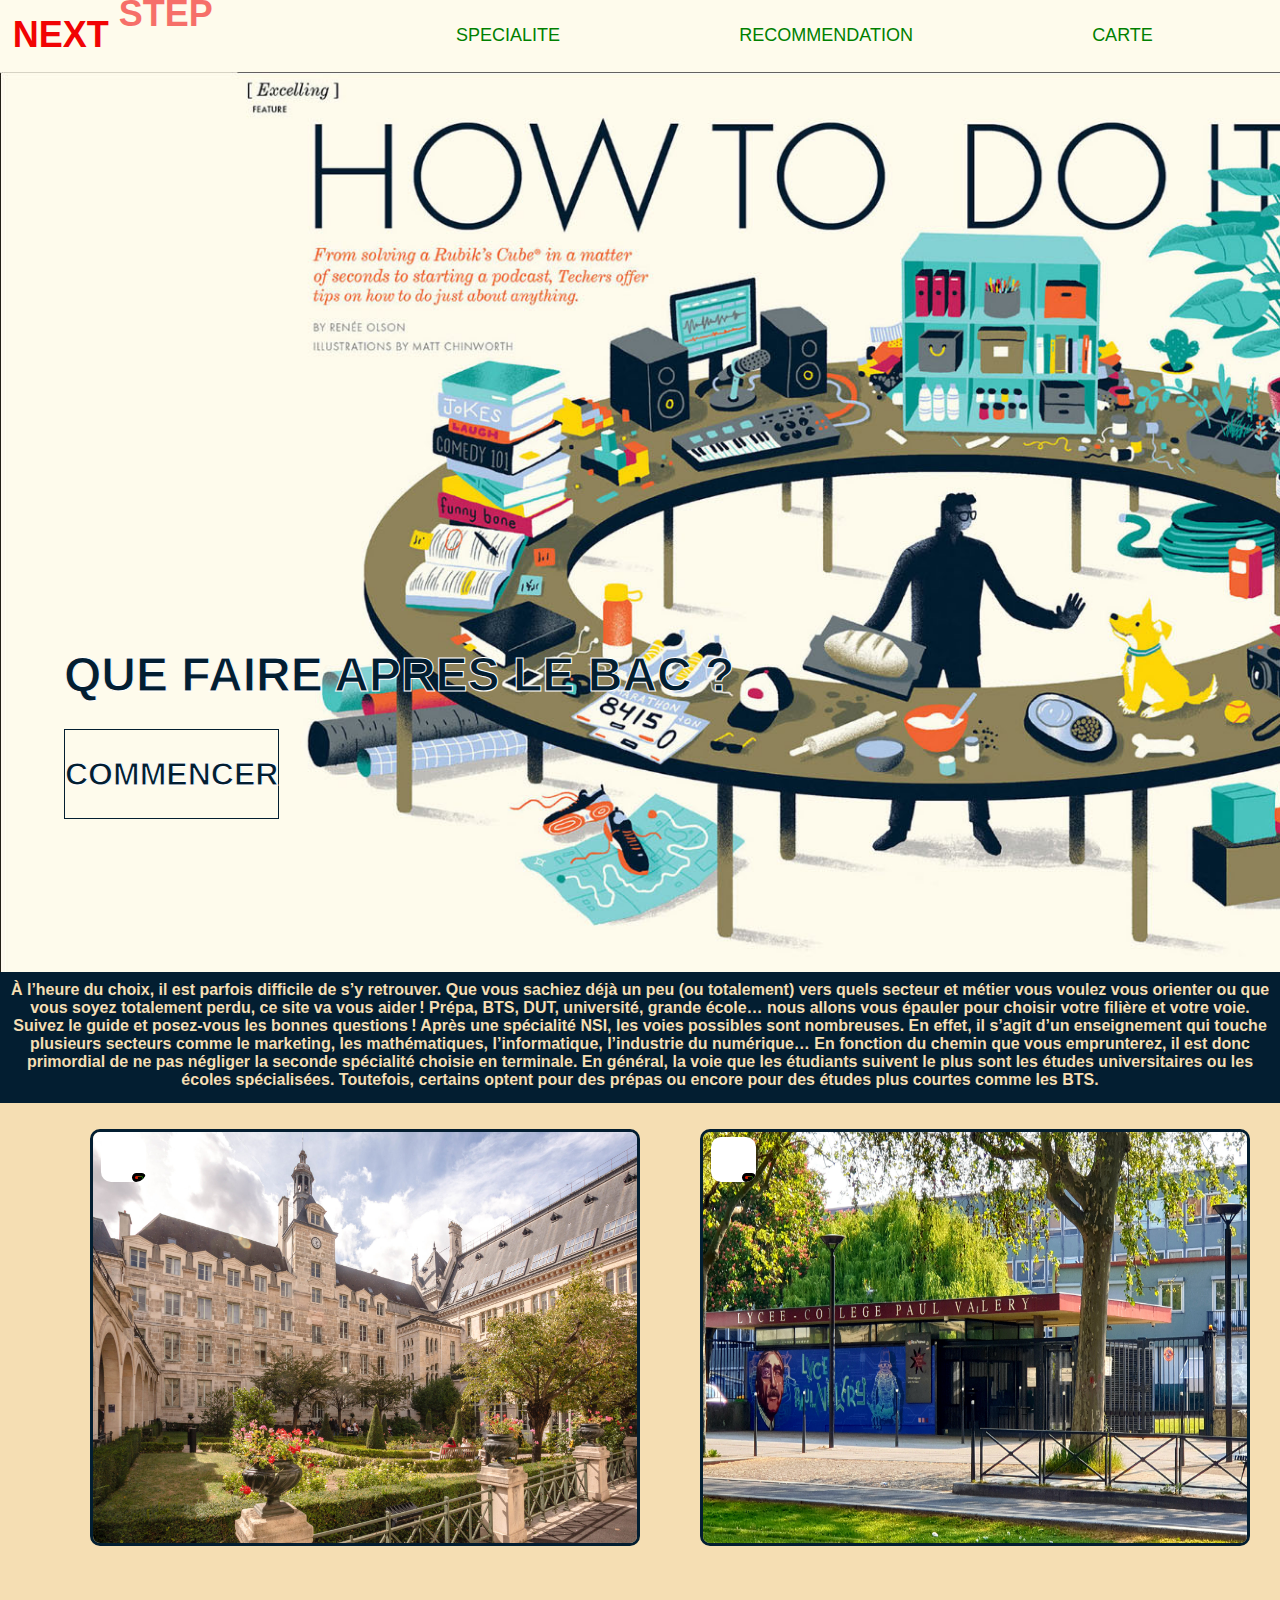
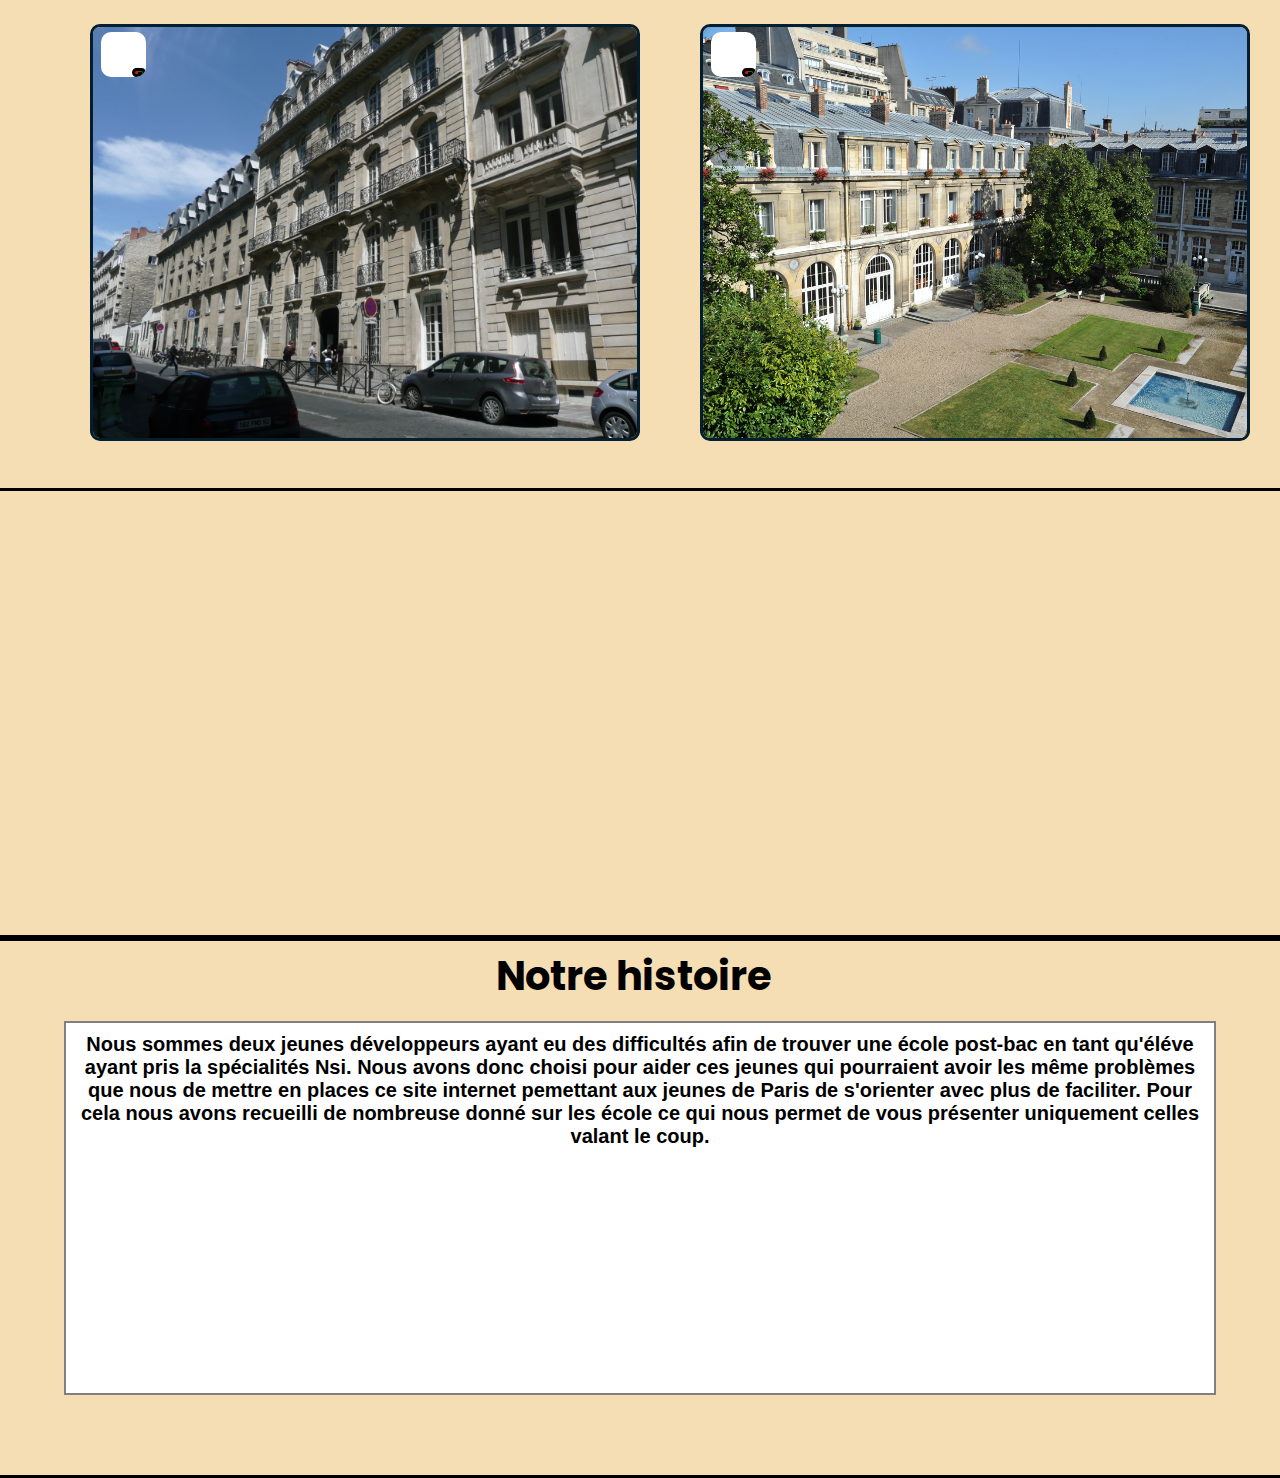
<file: index.html>
<!DOCTYPE html>
<html lang="fr">

<head>
    <meta charset="UTF-8">
    <link rel="stylesheet" href="styles.css" , type="text/css">
    <meta name="viewport" content="width=device-width, initial-scale=1.0">
    <title>Next Step</title>
</head>

<body>

    <nav id="header">
        <h1 class="push v1 titre"><span>NEXT </span><span>STEP </span></h1>
        <div class="Sommaire"></div>
        <a href="index.html" class="entete e1">SPECIALITE</a>
        <a href="#boite" class="entete e1">RECOMMENDATION</a>
        <a href="index2.html" class="entete e1">CARTE</a>
        <a href="https://github.com/AnisGmr/Projet-Arthur-Anis" target="blank">
            <div class="lignes">
                <div class="l1 c1"></div>
                <div class="l2 c1"></div>
                <div class="l3 c1"></div>
            </div>
        </a>
    </nav>

    <div class="intro">
        <div class="pres">QUE FAIRE APRES LE BAC ?</div>
        <button class="btn" onClick="PopUp('show')">COMMENCER</button>
    </div>

    <div class="t">
        <p>À l’heure du choix, il est parfois difficile de s’y retrouver.
            Que vous sachiez déjà un peu (ou totalement) vers quels secteur et métier vous voulez vous orienter ou
            que vous soyez totalement perdu,
            ce site va vous aider ! Prépa, BTS, DUT, université, grande école… nous allons vous épauler pour
            choisir votre filière et votre voie.
            Suivez le guide et posez-vous les bonnes questions !
            Après une spécialité NSI, les voies possibles sont nombreuses. En effet, il s’agit d’un enseignement
            qui touche plusieurs secteurs comme le marketing, les mathématiques, l’informatique, l’industrie du
            numérique…
            En fonction du chemin que vous emprunterez, il est donc primordial de ne pas négliger la seconde spécialité
            choisie en terminale.
            En général, la voie que les étudiants suivent le plus sont les études universitaires ou les écoles
            spécialisées.
            Toutefois, certains optent pour des prépas ou encore pour des études plus courtes comme les BTS.
        </p>
    </div>

    <div id="boite">
        <div class="r0 image-1">
            <div class="rr0 rr1">
                <h2>Louis Le Grand</h2>
                <div class="barrerecommendation">
                    <div class="barre DeLouis"> </div>
                    <div class="texte-barre"> Chance d'admission</div>
                </div>
            </div>
            <img class="b0 b1" src="Images/Louis.jpg">
        </div>
        <div class="r0 image-2">
            <div class="rr0 rr2">
                <h2>Paul Valery</h2>
                <div class="barrerecommendation">
                    <div class="barre DePaul"> </div>
                    <div class="texte-barre"> Chance d'admission</div>
                </div>
            </div>
            <img class="b0 b2" src="Images/PV.jpg">
        </div>
        <div class="r0 image-3">
            <div class="rr00 rr3">
                <h2>Fénelon Sainte-Marie</h2>
                <div class="barrerecommendation">
                    <div class="barre DeMarie"> </div>
                    <div class="texte-barre"> Chance d'admission</div>
                </div>
            </div>
            <img class="b0 b3" src="Images/FSM.jpg">
        </div>
        <div class="r0 image-4">
            <div class="rr00 rr4">
                <h2>Janson de Sailly</h2>
                <div class="barrerecommendation">
                    <div class="barre DeJanson"> </div>
                    <div class="texte-barre"> Chance d'admission</div>
                </div>
            </div>
            <img class="b0 b4" src="Images/Janson de Sailly.jpg">
        </div>
    </div>


    <div class="boite2">
        <div class="t0">
            <div class="t1">
                <div class="CP">Classes Préparatoires</div>
                <div class="spe1">La classe préparatoire scientifique est la prépa conseillée aux étudiants qui ont opté
                    pour une spé NSI au baccalauréat.
                    En effet, à l’issue des deux années de prépa MPSI ou prépa ingénieur, les étudiants pourront
                    intégrer une école d’ingénieur par exemple.
                    En plus de fournir les enseignements nécessaires à la compréhension des mathématiques, de la
                    physique et des sciences, elles préparent également les bacheliers aux concours communs pour devenir
                    ingénieur.
                    La classe préparatoire est donc une voie à ne pas négliger puisqu’elle prépare au mieux les
                    étudiants à entrer dans le monde de l’enseignement supérieur. </div>
            </div>

            <div class="t1">
                <div class="CP">Suivre un cursus universitaire</div>
                <div class="spe1">Le côté public et plus accessible des universités attire davantage de bacheliers juste
                    après le lycée.
                    C’est donc une bonne voie à prendre en compte si vous souhaitez faire des études longues et
                    diplômantes.
                    Parmi les licences que vous pourrez suivre après le bac, il en existe plusieurs <a
                        href="index3.html">ici</a>.
                </div>
            </div>
        </div>
    </div>


    <div class="boite3">
        <p class="titre-histoire"> Notre histoire</p>
        <div id="boite-histoire">
            <p class="texte-histoire"> Nous sommes deux jeunes développeurs ayant eu des difficultés afin de trouver une
                école post-bac en tant qu'éléve ayant pris la spécialités Nsi. Nous avons donc choisi pour aider ces
                jeunes qui pourraient avoir les même problèmes que nous de mettre en places ce site internet pemettant
                aux jeunes de Paris de s'orienter avec plus de faciliter. Pour cela nous avons recueilli de nombreuse
                donné sur les école ce qui nous permet de vous présenter uniquement celles valant le coup.</p>
        </div>
    </div>

    <div id="pop_up_accueil">
        <form>
            <select id="spécialité1" onchange="changement1()">
                <option value="None">Spécialité 1</option>
                <option value="Math"> Math </option>
                <option value="Physique"> Physique </option>
                <option value="NSI"> NSI </option>
            </select>


            <select id="spécialité2" onchange="changement2()">
                <option value="None">Spécialité 2</option>
                <option value="Math"> Math </option>
                <option value="Physique"> Physique </option>
                <option value="NSI"> NSI </option>
            </select>
            <label id="Tes_Spé">Quelles sont vos SPECIALITES ?</label>
            <label id="Erreur">Erreur ! Vérifiez bien vos informations.</label>

            <label id="Tes_Notes">Quelles sont vos notes ?</label>
            <input id="Note_1" type="text" name="note1" />
            <input id="Note_2" type="text" name="note2" />
            <button type="button" id="Valider_note" onClick="vérification()"> Valider </button>
        </form>
        <button type="button" id="Passer" onClick="PopUp('Phide')"> Retour </button>
    </div>


    <div class="DeSaintLouis"></div>
    <script src="script.js"></script>
    <script src="https://cdnjs.cloudflare.com/ajax/libs/gsap/3.5.1/gsap.min.js"></script>
</body>


</html>
</file>
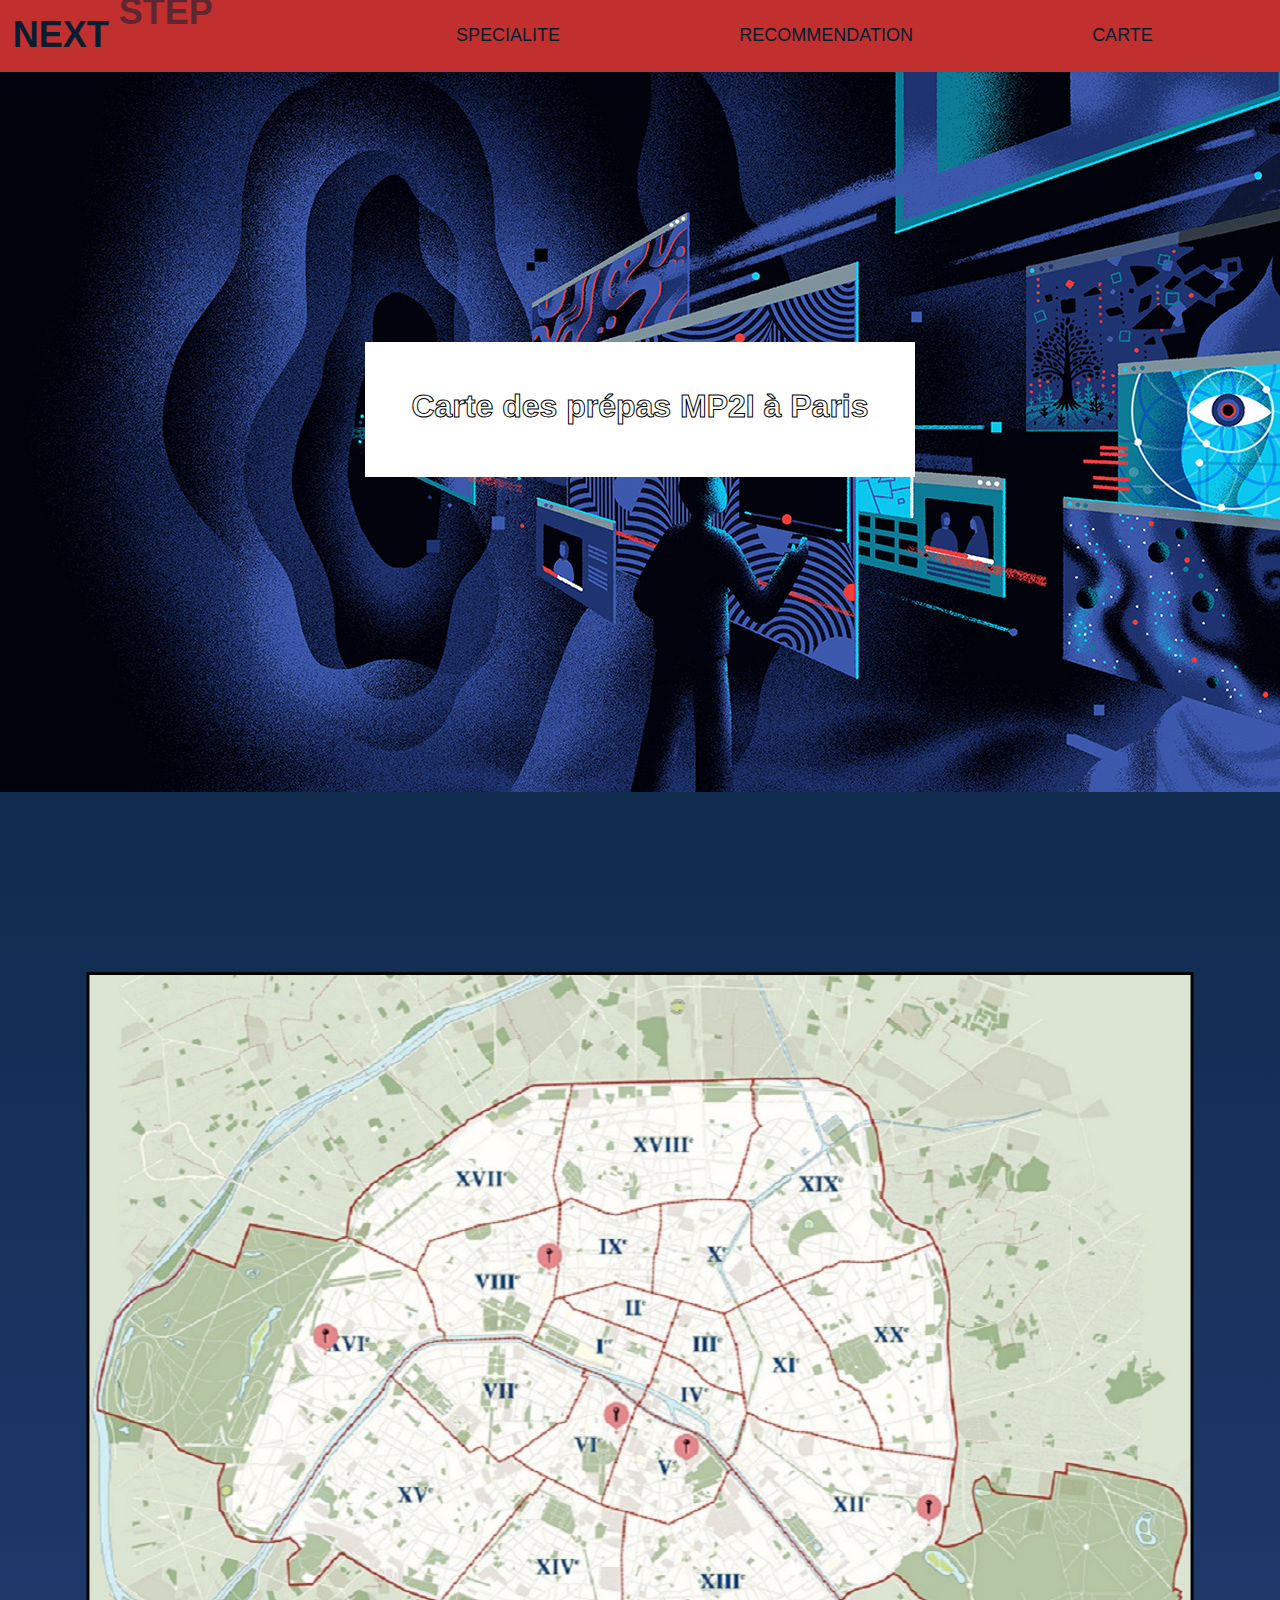
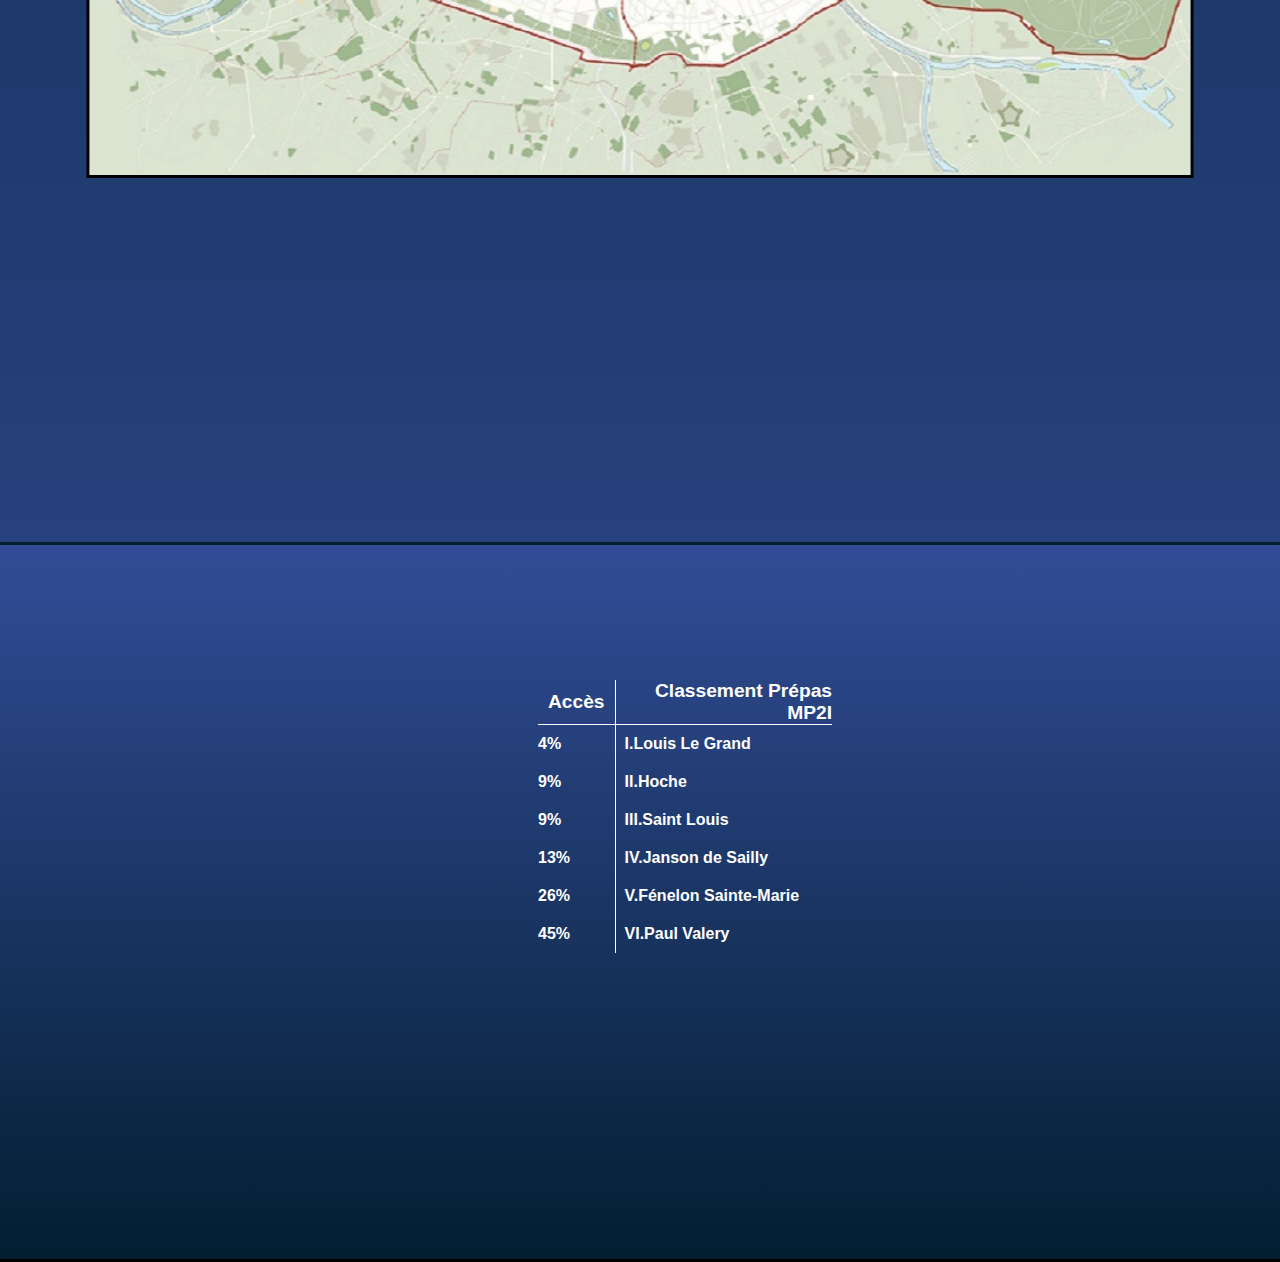
<file: index2.html>
<!DOCTYPE html>
<html lang="France">

<head>
    <meta charset="UTF-8">
    <meta http-equiv="X-UA-Compatible" content="IE=edge">
    <meta name="viewport" content="width=device-width, initial-scale=1.0">
    <link rel="stylesheet" href="styles.css" , type="text/css">
    <title>Next Step</title>
</head>

<body id="test">

    <nav id="header2">
        <h1 class="push v2"><span>NEXT </span><span>STEP </span></h1>
        <div class="Sommaire"></div>
        <a href="index.html" class="entete v2">SPECIALITE</a>
        <a href="index.html#boite" class="entete v2">RECOMMENDATION</a>
        <a href="index2.html" class="entete v2">CARTE</a>
        <a href="https://github.com/AnisGmr/Projet-Arthur-Anis" target="blank">
            <div class="lignes">
                <div class="l1 c1"></div>
                <div class="l2 c1"></div>
                <div class="l3 c1"></div>
            </div>
        </a>
    </nav>
    <div class="intro3 vv3">
        <h1 class="Titre2">Carte des prépas MP2I à Paris</h1>
    </div>

    <div class="r2">
        <img class="carte" src="Images/Paris.jpg" alt="Paris" usemap="#image-map">

        <map name="image-map">
            <area target="" alt="Louis le grand" title="Louis le grand" onclick="carteshow('Louis')" coords="596,471,13"
                shape="circle">
            <area target="" alt="Saint Louis" title="Saint Louis" onclick="carteshow('Saint-Louis')" coords="528,439,11"
                shape="circle">
            <area target="" alt="Janson de Sailly" title="Janson de Sailly" onclick="carteshow('Janson')"
                coords="236,360,13" shape="circle">
            <area target="" alt="Fénélon Sainte-Marie" title="Fénélon Sainte-Marie" onclick="carteshow('Marie')"
                coords="460,279,12" shape="circle">
            <area target="" alt="Paul Valéry" title="Paul Valéry" onclick="carteshow('Paul')" coords="839,533,12"
                shape="circle">
        </map>
        <div class="info Louis">
            <div class="div-imagecarte">
                <label class="titre-lycée">Louis Le Grand</label>
                <div class="conteneur-carte">
                    <img class="imagecarte" src="Images/LouisL.jpg" alt="Lycée Louis Legrand">
                </div>
            </div>
            <div class="barrecarte">
                <div class="barre DeLouis"> </div>
                <div class="texte-barre"> Chance d'admission</div>
            </div>
            <div Class="boite-textecarte">
                <label class="texte-carte">Le lycée Louis-le-Grand est un établissement d'enseignement secondaire et
                    supérieur public français.
                    Il est situé le long de l'ancien cardo de Lutèce, au 123 de la rue Saint-Jacques, dans le 5e
                    arrondissement de Paris.
                    Son origine remonte au xvie siècle, puisqu'il fut fondé en 1550 comme collège jésuite dans l'hôtel
                    parisien de Guillaume du Prat, évêque de Clermont (d'où son nom d'origine : collège de Clermont).
                    Il est reconstruit de 1885 à 1888.
                </label>
            </div>

        </div>

        <div class="info Saint-Louis">
            <div class="div-imagecarte">
                <label class="titre-lycée">Saint Louis</label>
                <div class="conteneur-carte">
                    <img class="imagecarte" src="Images/Saint-Louis.jpg" alt="Lycée Saint-Louis">
                </div>
            </div>
            <div class="barrecarte">
                <div class="barre DeSaintLouis"> </div>
                <div class="texte-barre"> Chance d'admission</div>
            </div>
            <div Class="boite-textecarte"><label class="texte-carte">Le lycée Saint-Louis est un établissement public
                    local d'enseignement situé au 44, boulevard Saint-Michel, dans le 6e arrondissement de Paris
                    (Quartier latin). Il a comme particularité d'être le seul lycée français public exclusivement
                    consacré aux classes préparatoires aux grandes écoles (CPGE). De plus, les classes sont
                    exclusivement scientifiques à l'exception de la classe ECS.</label>
            </div>

        </div>


        <div class="info Janson">
            <div class="div-imagecarte">
                <label class="titre-lycée">Janson de Sailly</label>
                <div class="conteneur-carte">
                    <img class="imagecarte" src="Images/Janson_de_Sailly.jpg" alt="Lycée Janson">
                </div>
            </div>
            <div class="barrecarte">
                <div class="barre DeJanson"> </div>
                <div class="texte-barre"> Chance d'admission</div>
            </div>
            <div Class="boite-textecarte"><label class="texte-carte">Le lycée Janson-de-Sailly (JDS ou Janson) figure
                    parmi les plus grandes cités scolaires de France avec 3 850 élèves et 635 membres du personnel dont
                    près de 300 enseignants permanents en 2015-2016. C'est aussi l'un des lycées qui accueille le plus
                    grand nombre d'élèves de classes préparatoires aux grandes écoles en France : 1 270 élèves répartis
                    en trente classes.Le bâtiment principal (site Janson) est situé dans le 16e arrondissement de Paris,
                    au 106, rue de la Pompe et s'étend sur 3,5 hectares.</label>
            </div>

        </div>

        <div class="info Marie">
            <div class="div-imagecarte">
                <label class="titre-lycée">Fénelon Sainte-Marie</label>
                <div class="conteneur-carte">
                    <img class="imagecarte" src="Images/FSM.jpg" alt="Lycée Fénelon Sainte-Marie">
                </div>
            </div>
            <div class="barrecarte">
                <div class="barre DeMarie"> </div>
                <div class="texte-barre"> Chance d'admission</div>
            </div>

            <div Class="boite-textecarte"><label class="texte-carte">Le lycée Fénelon Sainte-Marie est un établissement
                    d'enseignement scolaire privé catholique situé dans le 8e arrondissement de Paris. Il accueille les
                    élèves de la 6e à la terminale (8 classes par niveau), ainsi que des maternelles, primaires et des
                    classes supérieures (classes préparatoires et BTS).</label>
            </div>

        </div>


        <div class="info Paul">
            <div class="div-imagecarte">
                <label class="titre-lycée">Paul Valéry</label>
                <div class="conteneur-carte">
                    <img class="imagecarte" src="Images/PV.jpg" alt="Lycée Paul Valéry">
                </div>
            </div>
            <div class="barrecarte">
                <div class="barre DePaul"> </div>
                <div class="texte-barre"> Chance d'admission</div>
            </div>
            <div Class="boite-textecarte"><label class="texte-carte">Le lycée Paul-Valéry, appelé aussi familièrement
                    PV, est un établissement public d'enseignement général et technologique du 12e arrondissement de
                    Paris situé 38, boulevard Soult. C'est un lycée à vocation scientifique, économique, littéraire et
                    artistique, réputé notamment pour ses sections de formation aux métiers du cinéma et de
                    l'audiovisuel qui furent les premières créées en France en 1983.

                </label></div>

        </div>
    </div>

    <div class="espace"></div>

    <div class="boitetab">
        <table class="tab">
            <tr>
                <td class="td3">Accès</td>
                <td class="td1">Classement Prépas MP2I</td>
            </tr>
            <tr>
                <td>4%</td>
                <td class="td2">I.Louis Le Grand</td>
            </tr>
            <tr>
                <td>9%</td>
                <td class="td2">II.Hoche</td>
            </tr>
            <tr>
                <td>9%</td>
                <td class="td2">III.Saint Louis</td>
            </tr>
            <tr>
                <td>13%</td>
                <td class="td2">IV.Janson de Sailly</td>
            </tr>
            <tr>
                <td>26%</td>
                <td class="td2">V.Fénelon Sainte-Marie</td>
            </tr>
            <tr>
                <td>45%</td>
                <td class="td2">VI.Paul Valery</td>
            </tr>
    </div>

    <script src="https://cdnjs.cloudflare.com/ajax/libs/gsap/3.5.1/gsap.min.js"></script>
    <script src="script.js"></script>
</body>

</html>
</file>
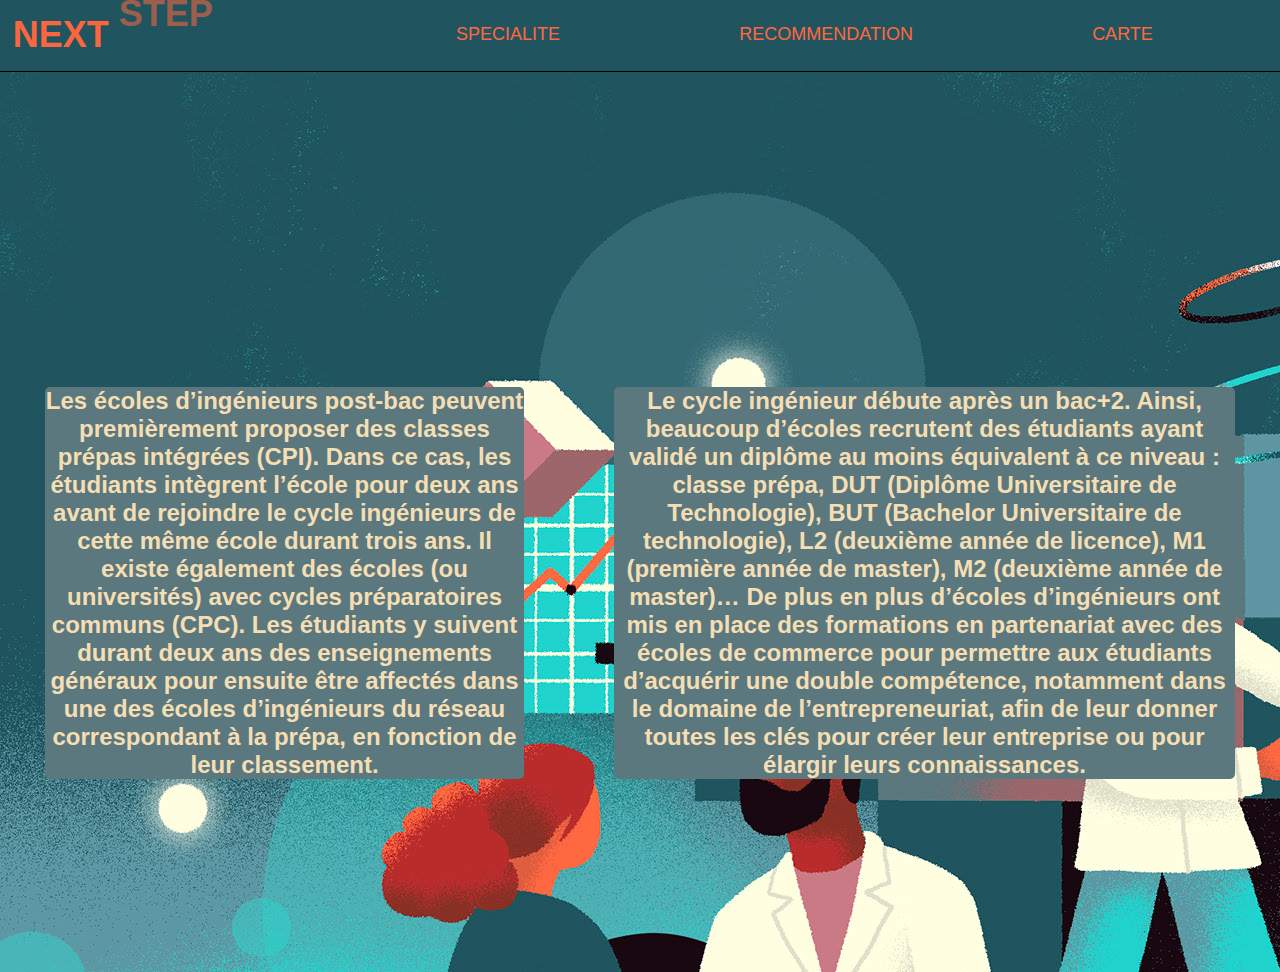
<file: index3.html>
<!DOCTYPE html>
<html lang="fr">

<head>
    <meta charset="UTF-8">
    <link rel="stylesheet" href="styles.css" , type="text/css">
    <meta name="viewport" content="width=device-width, initial-scale=1.0">
    <title>Next Step</title>
</head>

<body class="bleue">

    <nav id="header3">
        <h1 class="push v3"><span>NEXT </span><span>STEP </span></h1>
        <div class="Sommaire"></div>
        <a href="index.html" class="entete v3">SPECIALITE</a>
        <a href="#boite" class="entete v3">RECOMMENDATION</a>
        <a href="index2.html" class="entete v3">CARTE</a>
        <a href="https://github.com/AnisGmr/Projet-Arthur-Anis" target="blank">
            <div class="lignes">
                <div class="l1 c3"></div>
                <div class="l2 c3"></div>
                <div class="l3 c3"></div>
            </div>
        </a>
    </nav>

    <div class="intro vv2">
        <div class="zone-de-titre">
            <h1 class="Titre3 push"><span>Les </span><span>Ecoles </span><span>d'Ingénieurs </span><span>POST-BAC
                </span></h1>
        </div>
        <div class="boite4">
            <h2 class="t2">Les écoles d’ingénieurs post-bac peuvent premièrement proposer des classes prépas intégrées
                (CPI).
                Dans ce
                cas, les étudiants intègrent l’école pour deux ans avant de rejoindre le cycle ingénieurs de cette même
                école durant trois ans. Il existe également des écoles (ou universités) avec cycles préparatoires
                communs
                (CPC). Les étudiants y suivent durant deux ans des enseignements généraux pour ensuite être affectés
                dans
                une des écoles d’ingénieurs du réseau correspondant à la prépa, en fonction de leur classement.</h2>

            <h2 class="t2">Le cycle ingénieur débute après un bac+2. Ainsi, beaucoup d’écoles recrutent des étudiants
                ayant validé un
                diplôme au moins équivalent à ce niveau : classe prépa, DUT (Diplôme Universitaire de Technologie), BUT
                (Bachelor Universitaire de technologie), L2 (deuxième année de licence), M1 (première année de master),
                M2
                (deuxième année de master)…

                De plus en plus d’écoles d’ingénieurs ont mis en place des formations en partenariat avec des écoles de
                commerce pour permettre aux étudiants d’acquérir une double compétence, notamment dans le domaine de
                l’entrepreneuriat, afin de leur donner toutes les clés pour créer leur entreprise ou pour élargir leurs
                connaissances.</h2>
        </div>
    </div>

    <script src="https://cdnjs.cloudflare.com/ajax/libs/gsap/3.5.1/gsap.min.js"></script>
    <script src="script.js"></script>
</body>
</file>
<file: styles.css>
@import url('https://fonts.googleapis.com/css?family=Poppins:400,500,600,700,800,900&display=swap%27');
*,::before,::after{
  padding: 0;
  margin: 0;
  box-sizing: border-box;
  font-family: Arial, Helvetica, sans-serif;
  font-weight: bold;
  user-select: none;
}

#header{
    height: 8vh;
    width: auto;
    background-color:#fefbec ;
    display: flex;
    align-items: center;
    list-style: none;
    font-size:large;
  }

#header2{
    height: 8vh;
    width: auto;
    background-color:rgb(194, 47, 47) ;
    display: flex;
    align-items: center;
    list-style: none;
    font-size:large;
  }
  
#header3{
    height: 8vh;
    width: auto;
    background-color:#20545f ;
    display: flex;
    align-items: center;
    list-style: none;
    font-size:large;
    border-bottom: solid 1px black;
  }

.bleue{
    background-color: #44b8b7;
  }
  
  

.push {
    position:relative;
    padding-left: 1vw;
    font-weight: 1000;
    }

.v1{
      color:rgb(241, 0, 0);
    }

.v2{
  color:#031e31;
}
    
.v3{
      color:#ff683e;
}
    


h1 span {
  position: relative;
}

.Sommaire{
  position: relative;
  height: 12vh;
  width: 10vw;
  margin-left: 2vw; 
  }
  
  .e1{
    color:green;
  }

  .entete{
    display: inline;
    padding: 7vw;
    justify-content: center;
    text-decoration: none;
    font-weight: 500;
    }

    .entete::after{
      content:"";
      display : block; 
      width: 100%;
      height: 2px;
      background: black;
      transform: scale(0);
      transition: transform 0.2s ease-in-out;
      }

.entete:hover::after{
  transform: scale(1);
}

.lignes{
  position: absolute;
  left:95%;
  width:27px;
  height: 3vh;
}

.l1 {
  width: 2vw;
  height: 0.5vh;
  border-radius: 5px;
}

.l2 {
  width: 2vw;
  height: 0.5vh;
  border-radius: 5px;
  position: relative;
  top:5px;
  
}

.l3 {
  width: 2vw;
  height: 0.5vh;
  border-radius: 5px;
  position: relative;
  top:10px;
}

.c1{
  background: #031e31;
}

.c2{
  background:rgb(241, 0, 0);
}

.c3{
  background:#ff683e;
}


.btn{
  background: none;
  position:relative;
  font-size: 2em;
  width: auto;
  height: 10vh;
  border : solid 1px #031e31;
  font-weight: bold;
  color:#031e31;
  -webkit-text-stroke: 1px white;
  margin-left: 5vw;
  top:73%;
  animation : mvt 1s ease-out;
  cursor:pointer;
}

.btn:hover{
  transition: all 0.3s ease-in-out;
  background:#031e31;
  color:#f1f1f1;
}

.t{
  display: block;
  height: auto;
  width: auto;
  background-color: #031e31;
  justify-content: center;
  padding: 1vh;
  color:wheat;
  text-align: center;
}

.t1{
  display: block;
  height: 30vh;
  width: 40vw;
  background-color: #031e31;
  border-radius: 5px 5px 5px 5px;
  color:rgb(255, 255, 255);
  text-align: center;
  margin: 10vh;
  overflow: hidden;
  overflow-y: scroll;
  scrollbar-width: thin;
}

.t0{
  display: flex;
  height: 50vh;
  width: 99.0Vw;
  justify-content: space-between;
  align-items: center;
  /* padding: 3vh; */
  opacity: 0;
  transition: 1000s;
}

.t2{
  display: block;
  height: auto;
  width: auto;
  background-color: #5b787e;
  border-radius: 5px 5px 5px 5px;
  margin: 5vh;
  color:wheat;
  text-align: center;
  animation: apparition 2s ease-in-out;
}

@keyframes apparition {
  from{
    opacity: 0;
  }
  to {
    opacity: 1;
  }
}

.t0:hover{
  opacity: 1;
  transition: 2s;
}

.CP{
  font-size: 2rem;
  padding-bottom: 2vh;
}


#boite{
  display : flex; 
  flex-wrap: wrap;
  height: 110vh;
  width: auto;
  justify-content: center;
  align-content: space-between;
  background-color: wheat;
  padding-bottom:3vw;
  border-top: solid #031e31 5px;
}

.titreR{
  text-align: center;
}

.r0{
  height : 45%;
  width : 43%;
  border-radius : 10px 10px 10px 10px;
  margin-top : 2%;
  margin-left:4.67%;
  position: relative;
  background: none;
}

.b0{
  height : 98%;
  width : 100%;
  border-radius : 10px 10px 10px 10px;
  border: solid 3px #031e31;
  position: absolute;
  left: 0;
  z-index: 1;
}

.b1{
  right:0%;
  top:0%;
  z-index: 1;
}

.b2{
  right:0%;
  top:0%;
}

.b3{
  right:0%;
  top:0%;
  z-index: 1;
}

.b4{
  right:0%;
  top:0%;
  z-index: 1;
}

.rr0{
  height: 5vh;
  width: 5vh;
  position: relative;
  left:2%;
  top:2%;
  background: #FFF;
  border-radius: 10px;
  z-index: 2;
  overflow: hidden;

}

.rr00{
  height: 5vh;
  width: 5vh;
  position: relative;
  left:2%;
  top:2%;
  
  background: #FFF;
  border-radius: 10px;
  z-index: 2;
  overflow: hidden;
}

.rr0 h2{
  opacity: 0;
  transition: 1s;
}

.rr0 h2:hover{
  opacity: 1;
  transition: 2s;
}

.rr00 h2{
  opacity: 0;
  transition: 1s;
}

.rr00 h2:hover{
  opacity: 1;
  transition: 2s;
}

.rr1{
  transition : width 2s, height 2s, transform 2s;
}

.rr2{
  transition : width 2s, height 2s, transform 2s;
}

.rr3{
  transition : width 2s, height 2s, transform 2s;
}

.rr4{
  transition : width 2s, height 2s, transform 2s;
}

.rr1:hover{
  position: absolute;
  width: 96%;
  height: 94%;
  position: absolute;
  top: 2%;
  right: 2%;
  bottom: 2%;
  left: 2%;
}

.rr2:hover{
  position: absolute;
  width: 96%;
  height: 94%;
  position: absolute;
  top: 2%;
  right: 2%;
  bottom: 2%;
  left: 2%;
}

.rr3:hover{
  position: absolute;
  width: 96%;
  height: 94%;
  position: absolute;
  top: 2%;
  right: 2%;
  bottom: 2%;
  left: 2%;
}

.rr4:hover{
  position: absolute;
  width: 96%;
  height: 94%;
  position: absolute;
  top: 2%;
  right: 2%;
  bottom: 2%;
  left: 2%;
}


.intro {
  height: 100vh;
  width: auto;

  background: url("Images/barre.jpg");
  background-size: cover;
  position:relative;
  
}


.intro2{
  display : flex; 
  height: 100vh;
  width: auto;
  justify-content: center;
  align-content: space-between;

}

.intro3{
  display : flex; 
  height: 80vh;
  width: auto;
  justify-content: center;
  align-content: center;

}

.vv1{
  background: url("Images/barre.jpg");
}

.vv3{
  background: url("Images/fond2.jpg");
}

.vv2{
  background: url("Images/fond3.jpg");
}

.pres {
  position:absolute;
  bottom:30%;
  left:5%;
  font-size: 3em;
  -webkit-text-stroke: 1px white;
  color :#031e31;
  animation : mvt 1s ease-out;
}

@keyframes mvt {
  from{
    opacity: 0;
    transform: translateY(100px);
  }
  to {
    opacity: 1;
    transform: translateY(0px);
  }
}

.boite2{
  display : flex; 
  height: 50vh;
  width: auto;
  justify-content: center;
  align-content: space-between;
  background-color: wheat;
  border-top: solid 3px black;
  border-bottom: solid 3px black;
}

.boite3{
  height: 60vh;
  width: auto;
  background-color: wheat;
  border-top: solid 3px black;
  border-bottom: solid 3px black;
}

.boitetab{
  background: linear-gradient(to top,#031e31,#324d97);
  display: flex;
  justify-content: center;
  height: 80vh;
  width: auto;
  border-top: solid 3px #031e31;
  border-bottom: solid 3px black;
}

.boite4{
  display : flex; 
  height: auto;
  width: auto;
  justify-content: center;
  align-content: space-between;
  background:none;
  
}


tbody:hover{
  animation : mvt 1s ease-in-out;
}

.r2{
  height: auto;
  width: auto;
  text-align: right;
}


table.tab {
  border-collapse: collapse;
  color:white;
  position: relative;
  padding-top:15vh;
  padding-left: 10vh;
  display: flex;
  height: auto; 
  width: 30vw;
}

table.tab .td2 {
  border-left: solid 1px white;
  padding: 10px;
  text-align: left;
  padding-left: 1vh;
}

table.tab .td1 {
  border-bottom: solid 1px white;
  text-align: right;
  padding-left: 10px;
  font-size: 120%;
}

table.tab .td3 {
  border-right: solid 1px white;
  border-bottom: solid 1px white;
  padding: 10px;
  font-size: 120%;
}

#pop_up_accueil{
  background-color: white;
  width:30vw;
  height: 50vh;
  position: absolute;
  top:30vh;
  left: 35vw;
  z-index: 1001;
  border-radius: 5px;
  border:solid 2px #031e31;
}

#spécialité1{
  position: absolute;
  top:20%;
  left:20%;
  background-color: rgb(235, 235, 235);
  color:#031e31;
  width: 20%;
  border-radius: 5px;
  cursor:pointer;
}

#spécialité2{
  position: absolute;
  top:20%;
  right:20%;
  background-color: rgb(235, 235, 235);
  color:#031e31;
  width: 20%;
  border-radius: 5px;
  cursor:pointer;
}

#Tes_Spé{
  position: absolute;
  top:5%;
  right:50%;
  font-size:larger;
  color:#031e31;
  width: 100%;
  transform: translate(50%,0%);
  text-align: center;

}

#Note_1{
  display: block;
  position: absolute;
  top:50%;
  left:20%;
  width:20%;
  color:#031e31;
  border:none;
  background:none;
  outline: none;
  border-bottom: 3px solid #aaa;
  transition: 2s ease-out;
  text-align: center;
}

#Note_2{
  display:block;
  position: absolute;
  top:50%;
  right:20%;
  width:20%;
  color:#031e31;
  border:none;
  background:none;
  outline: none;
  border-bottom: 3px solid #aaa;
  transition: 0.4s ease-out;
  text-align: center;
}

#Valider_note{
  position: absolute;
  top:70%;
  background-color: rgb(235, 235, 235);
  color:#031e31;
  width: 50%;
  transform: translate(50%,0%);
  border-radius: 5px;
  border:solid 1px #031e31;
  cursor:pointer;
  

}

#Passer{
  position: absolute;
  bottom:10%;
  right:50%;
  background-color: rgb(235, 235, 235);
  color:#031e31;
  width: 50%;
  transform: translate(50%,0%);
  border-radius: 5px;
  border:solid 1px #031e31;
  cursor:pointer;

}

#Tes_Notes{
  text-align: center;
  position: absolute;
  font-size:larger;
  top:30%;
  left:50%;
  color: #031e31;
  width: 100%;
  transform: translate(-50%,0%);
  padding-top: 2vh;
}

#Erreur{  
  text-align: center;
  position: absolute;
  top:50vh;
  right:50%;
  background-color: rgb(255, 254, 254);
  color:red;
  width: 100%;
  transform: translate(50%,0%);
  z-index: 1001;
  border-radius: 5px;
  border:solid 2px #031e31;
}

.carte{
  position: absolute;
  right: 50vw;
  margin-top:20vh;
  transform: translate(50%,0%);
  z-index: 20;
  border: 3px solid black;

}
map area:hover{
  cursor:pointer;
}


.info{
  background-color: rgba(18, 18, 117, 0.589);
  border:solid black;
  border-radius: 5px;
  width:40vw;
  height:40vh;
  z-index: 2000;

}

.Louis{
  position: absolute;
  top: 1800px;
  left:50px;
  opacity: 0;
   
  -webkit-transition: opacity 2s ease-in;
  -moz-transition: opacity 2s ease-in;
  -o-transition: opacity 2s ease-in;
  -ms-transition: opacity 2s ease-in;
  transition: opacity 2s ease-in;
}


.Saint-Louis{
  position: absolute;
  top: 1800px;
  left:55%;
  opacity: 0;
   
  -webkit-transition: opacity 2s ease-in;
  -moz-transition: opacity 2s ease-in;
  -o-transition: opacity 2s ease-in;
  -ms-transition: opacity 2s ease-in;
  transition: opacity 2s ease-in;
}

.Janson{
  position: absolute;
  top: 105%;
  left:5px;
  opacity: 0;
   
  -webkit-transition: opacity 2s ease-in;
  -moz-transition: opacity 2s ease-in;
  -o-transition: opacity 2s ease-in;
  -ms-transition: opacity 2s ease-in;
  transition: opacity 2s ease-in;
}

.Marie{
  position: absolute;
  top: 600px;
  right:100px;
  opacity: 0;
   
  -webkit-transition: opacity 2s ease-in;
  -moz-transition: opacity 2s ease-in;
  -o-transition: opacity 2s ease-in;
  -ms-transition: opacity 2s ease-in;
  transition: opacity 2s ease-in;
}

.Paul{
  position: absolute;
  bottom: 1000px;
  right:100px;
  opacity: 0;
   
  -webkit-transition: opacity 2s ease-in;
  -moz-transition: opacity 2s ease-in;
  -o-transition: opacity 2s ease-in;
  -ms-transition: opacity 2s ease-in;
  transition: opacity 2s ease-in;
}

.load{
opacity:1;
position: absolute;
}

.boite-textecarte{
  position: absolute;
  right:-2.5px;
  top:-2.5px;
  bottom: -2.5px;
  width: 50%;
  height: auto;
  color:white;
  background-color: rgb(134, 7, 7);
  border:solid black;
  border-radius: 5px;
  z-index: 2001;
  overflow: hidden;
  overflow-y: scroll;
  scrollbar-width: thin;
}

.barrecarte{
  position: absolute;
  bottom: -2.5px;
  left: -2.5px;
  right: 50%;
  width: auto;
  height: 20%;
  background: linear-gradient(to right,red, green);
  border:solid black;
  border-radius: 5px;
  z-index:2001;
}

.imagecarte{
  max-width: 100%;
  z-index: 2002;

}

.div-imagecarte{
  position: absolute;
  top:-2.5px;
  left: -2.5px;
  background-color: rgb(255, 255, 255);
  z-index: 2001;
  border:solid black;
  border-radius: 5px;
  width: auto;
  height: 80%;
  right:50%;
  vertical-align: bottom;
  font-size: 2rem;
}

.conteneur-carte{
  position: absolute;
  bottom: 0px;
  background-color: black;
  max-width: 100%;
  left: 0px;
  text-align: left;

}

.titre-lycée{
  position: absolute;
  text-align: center;
  top:0%;
  color: black;
  z-index: 2002;
  width: 100%;
  height: 5vh;
  transform: translate(-100%,0%);
}

.texte-carte{
  position: absolute;
  top :0px;
  left:0px;
  right: 0px;
  bottom: 0px;
  height: auto;
  width: auto;
  text-align: justify;
  text-justify: inter-word;
  background-color: transparent;
  border: transparent;
  padding: 10px;
  font-size: 20px;
}


.barre{
background-color: black;
width:4px;
height:auto;
position: absolute;
top:35%;
bottom:0%
}

.DeLouis{
  position: absolute;
  left:-3.5px;
}

.DeSaintLouis{
  position: absolute;
  left:-3.5px;
}

.DeMarie{
  position: absolute;
  left:-3.5px;
}

.DePaul{
  position: absolute;
  left:-3.5px;
}

.DeJanson{
  position: absolute;
  left:-3.5px;
}

.texte-barre{
  position: absolute;
  text-align: center;
  color: white;
  top : 5px;
  width: 100%;
  height: 35%;
}

.titre-carte{
  text-align: center;
  position: absolute;
  top:200%;
  left: 0%;
  width: 99.1%;
  height: 20vh;
  color: black;
  z-index:3000;
  font-size: 40px;
  font-family:'Poppins', sans-serif;
}

.espace{
  height: 150vh;
  width: auto;
}

.Titre2{
  position: relative;
  top:30vh;
  height: 15vh;
  color:rgb(255, 255, 255);
  border:solid 1px white;
  padding:5vh;
  animation: mvt 1s ease-in-out;
  -webkit-text-stroke: 1px black;
  background-color: white;
}

.Titre3{
  position: relative;
  color:white;
  font-size: 3rem;
  text-transform: uppercase;
  
}

.zone-de-titre{
  display: flex;
  width: auto;
  height: 30vh;
  justify-content:center ;
  align-items: center;
}


#test{
  background: linear-gradient(to bottom,#031e31,#324d97);
  width:auto;

}

.barrerecommendation{
  position: absolute;
  right: 0%;
  bottom: 0%;
  width: 30%;
  height: 20%;
  background: linear-gradient(to right,red, green);
  border:solid black;
  border-radius: 5px;
  z-index:2001;

}

.DeLouisR{
  position: absolute;
  left:-3.5px;
}

.DeMarieR{
  position: absolute;
  left:-3.5px;
}

.DePaulR{
  position: absolute;
  left:-3.5px;
}

.DeJansonR{
  position: absolute;
  left:-3.5px;
}


.contact{
  color: white;
  font-size: large;
  position: absolute;
  top:4%;
  margin-left:3vh ;
  text-decoration:underline;

}

.insta{
  position: absolute;
  top:28%;

}

.Twitter{
  position: absolute;
  top:52%;
}


.Mail{
  position: absolute;
  top:76%;
}

#boite-histoire{
  position: relative;
  background-color: white;
  top:15%;
  left:5%;
  width: 90%;
  height : 70%;
  border: 2px solid grey;
}

.texte-histoire{
  color: black;
  padding: 10px;
  text-align: center;
  font-size: 20px;


}

.titre-histoire{
  text-align: center;
  position: relative;
  top:5px;
  left: 0%;
  width: 99.1%;
  height: 0%;
  color: black;
  z-index:5000;
  font-size: 40px;
  font-family:'Poppins', sans-serif;

}

#valeur-adresse{
  position:absolute;
  bottom: 3vh;
  right: 3vh;
  margin-top: 3vh;
}

#adresse{
  position:absolute;
  bottom: 6vh;
  right: 3vh;
  color: white;
  text-decoration:underline;
  font-size: large;

}
</file>
